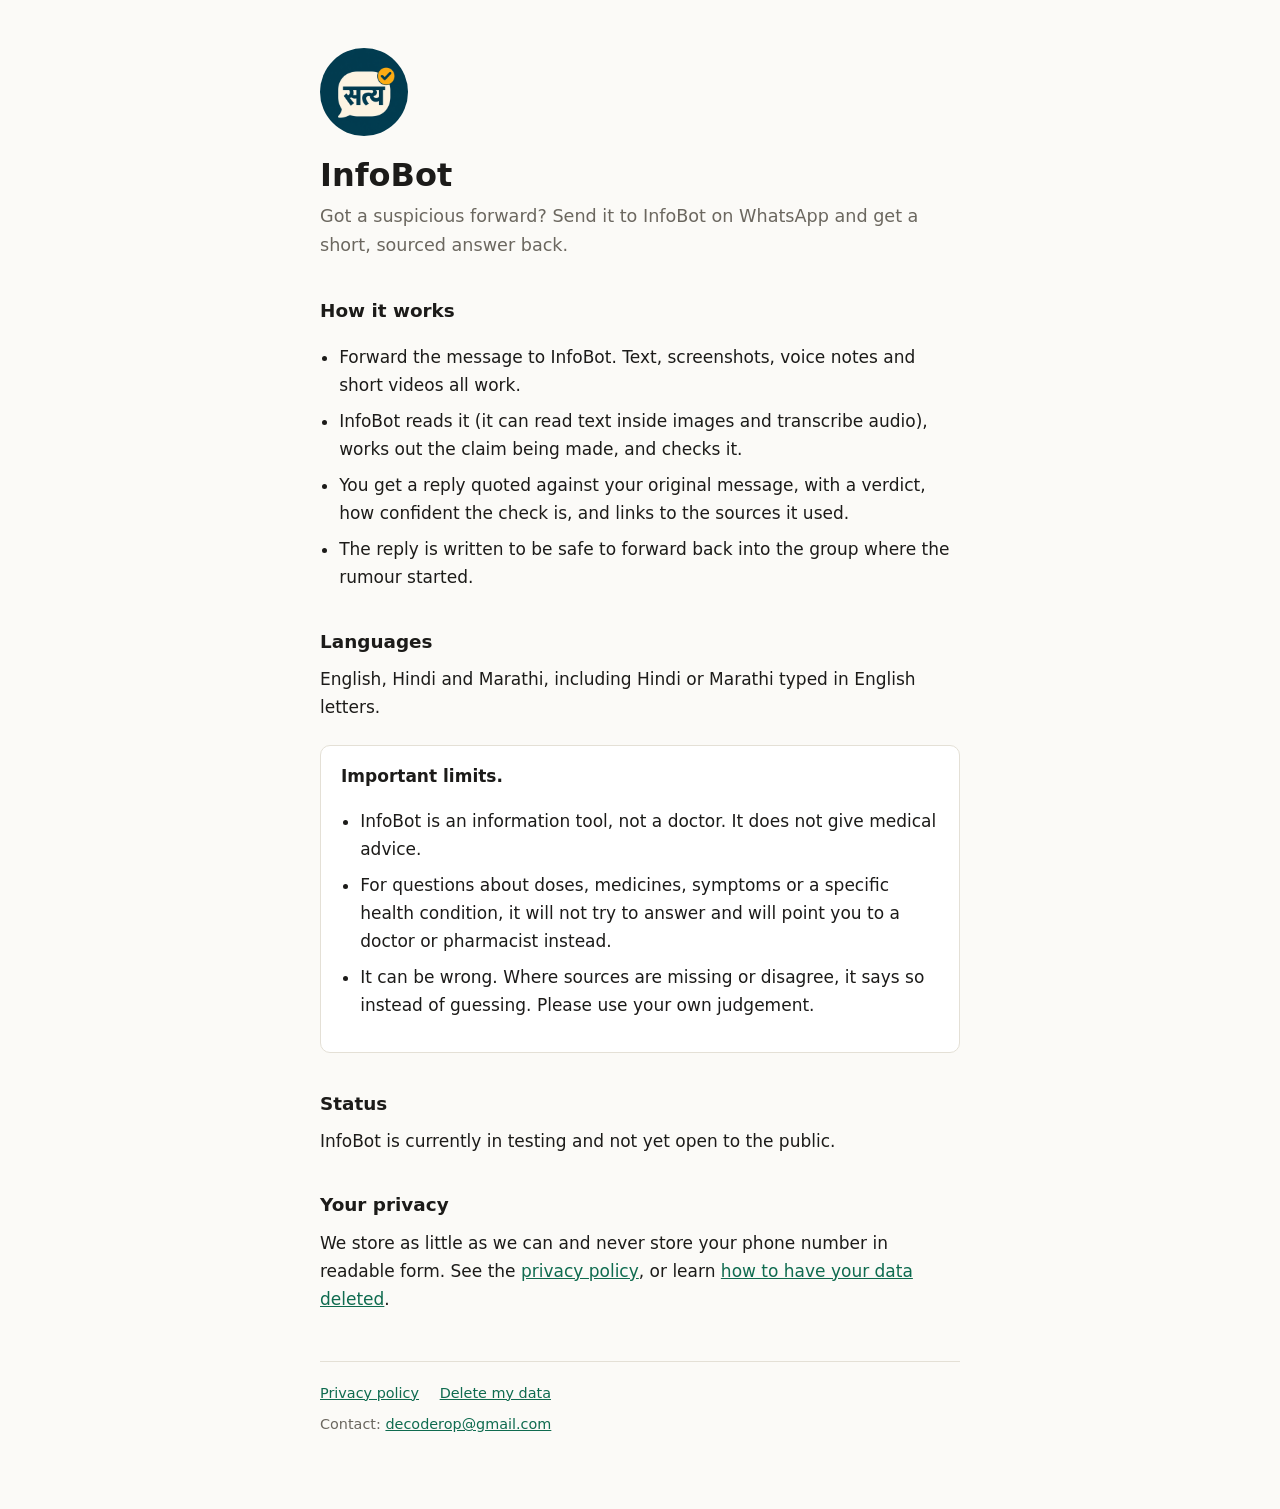
<file: site/index.html>
<!doctype html>
<html lang="en">
<head>
  <meta charset="utf-8">
  <meta name="viewport" content="width=device-width, initial-scale=1">
  <title>InfoBot — check a forwarded message on WhatsApp</title>
  <meta name="description" content="Forward a suspicious WhatsApp message and InfoBot replies with a fact-check, in English, Hindi or Marathi.">
  <link rel="icon" type="image/png" href="favicon.png">
  <link rel="apple-touch-icon" href="apple-touch-icon.png">
  <meta property="og:type" content="website">
  <meta property="og:title" content="InfoBot — check a forwarded message on WhatsApp">
  <meta property="og:description" content="Forward a suspicious WhatsApp message and get a short, sourced fact-check back in English, Hindi or Marathi.">
  <meta property="og:image" content="https://infobot-wsp.netlify.app/logo.png">
  <link rel="stylesheet" href="style.css">
</head>
<body>
<main>
  <img class="logo" src="logo.png" alt="InfoBot logo: the word satya (truth) in a chat bubble with a check mark" width="88" height="88">
  <h1>InfoBot</h1>
  <p class="lede">Got a suspicious forward? Send it to InfoBot on WhatsApp and get a short, sourced answer back.</p>

  <h2>How it works</h2>
  <ul>
    <li>Forward the message to InfoBot. Text, screenshots, voice notes and short videos all work.</li>
    <li>InfoBot reads it (it can read text inside images and transcribe audio), works out the claim being made, and checks it.</li>
    <li>You get a reply quoted against your original message, with a verdict, how confident the check is, and links to the sources it used.</li>
    <li>The reply is written to be safe to forward back into the group where the rumour started.</li>
  </ul>

  <h2>Languages</h2>
  <p>English, Hindi and Marathi, including Hindi or Marathi typed in English letters.</p>

  <div class="card">
    <strong>Important limits.</strong>
    <ul>
      <li>InfoBot is an information tool, not a doctor. It does not give medical advice.</li>
      <li>For questions about doses, medicines, symptoms or a specific health condition, it will not try to answer and will point you to a doctor or pharmacist instead.</li>
      <li>It can be wrong. Where sources are missing or disagree, it says so instead of guessing. Please use your own judgement.</li>
    </ul>
  </div>

  <h2>Status</h2>
  <p>InfoBot is currently in testing and not yet open to the public.</p>

  <h2>Your privacy</h2>
  <p>We store as little as we can and never store your phone number in readable form. See the <a href="privacy.html">privacy policy</a>, or learn <a href="data-deletion.html">how to have your data deleted</a>.</p>

  <footer>
    <a href="privacy.html">Privacy policy</a>
    <a href="data-deletion.html">Delete my data</a>
    <p>Contact: <a href="mailto:decoderop@gmail.com">decoderop@gmail.com</a></p>
  </footer>
</main>
</body>
</html>
</file>
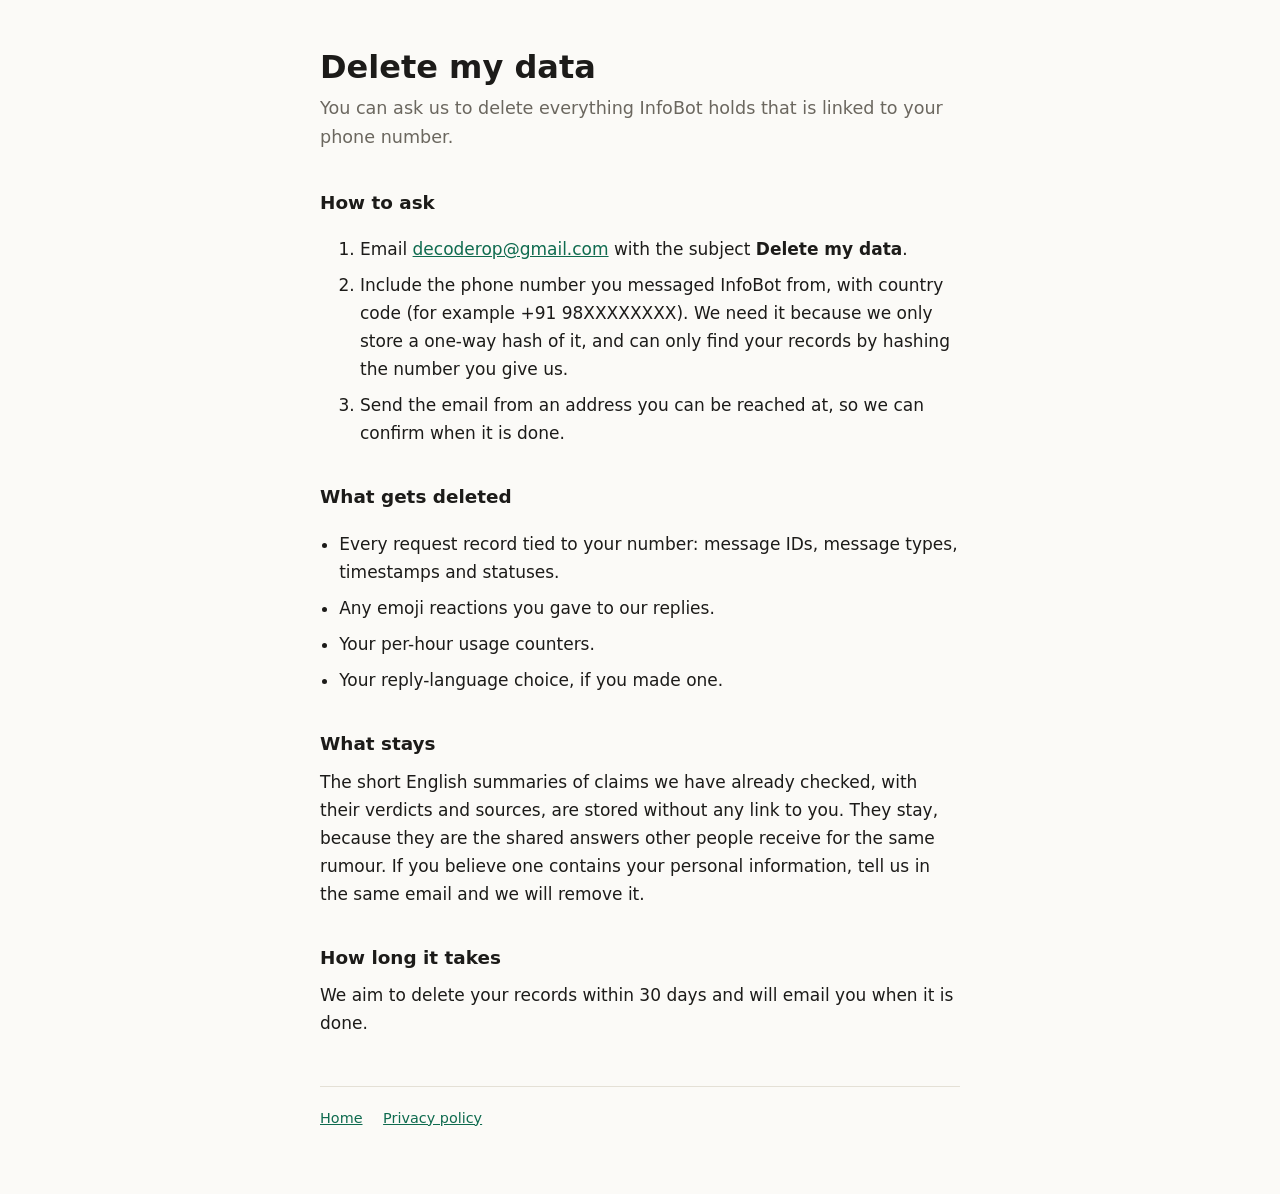
<file: site/data-deletion.html>
<!doctype html>
<html lang="en">
<head>
  <meta charset="utf-8">
  <meta name="viewport" content="width=device-width, initial-scale=1">
  <title>Delete my data — InfoBot</title>
  <link rel="icon" type="image/png" href="favicon.png">
  <link rel="apple-touch-icon" href="apple-touch-icon.png">
  <link rel="stylesheet" href="style.css">
</head>
<body>
<main>
  <h1>Delete my data</h1>
  <p class="lede">You can ask us to delete everything InfoBot holds that is linked to your phone number.</p>

  <h2>How to ask</h2>
  <ol>
    <li>Email <a href="mailto:decoderop@gmail.com">decoderop@gmail.com</a> with the subject <strong>Delete my data</strong>.</li>
    <li>Include the phone number you messaged InfoBot from, with country code (for example +91 98XXXXXXXX). We need it because we only store a one-way hash of it, and can only find your records by hashing the number you give us.</li>
    <li>Send the email from an address you can be reached at, so we can confirm when it is done.</li>
  </ol>

  <h2>What gets deleted</h2>
  <ul>
    <li>Every request record tied to your number: message IDs, message types, timestamps and statuses.</li>
    <li>Any emoji reactions you gave to our replies.</li>
    <li>Your per-hour usage counters.</li>
    <li>Your reply-language choice, if you made one.</li>
  </ul>

  <h2>What stays</h2>
  <p>The short English summaries of claims we have already checked, with their verdicts and sources, are stored without any link to you. They stay, because they are the shared answers other people receive for the same rumour. If you believe one contains your personal information, tell us in the same email and we will remove it.</p>

  <h2>How long it takes</h2>
  <p>We aim to delete your records within 30 days and will email you when it is done.</p>

  <footer>
    <a href="index.html">Home</a>
    <a href="privacy.html">Privacy policy</a>
  </footer>
</main>
</body>
</html>
</file>
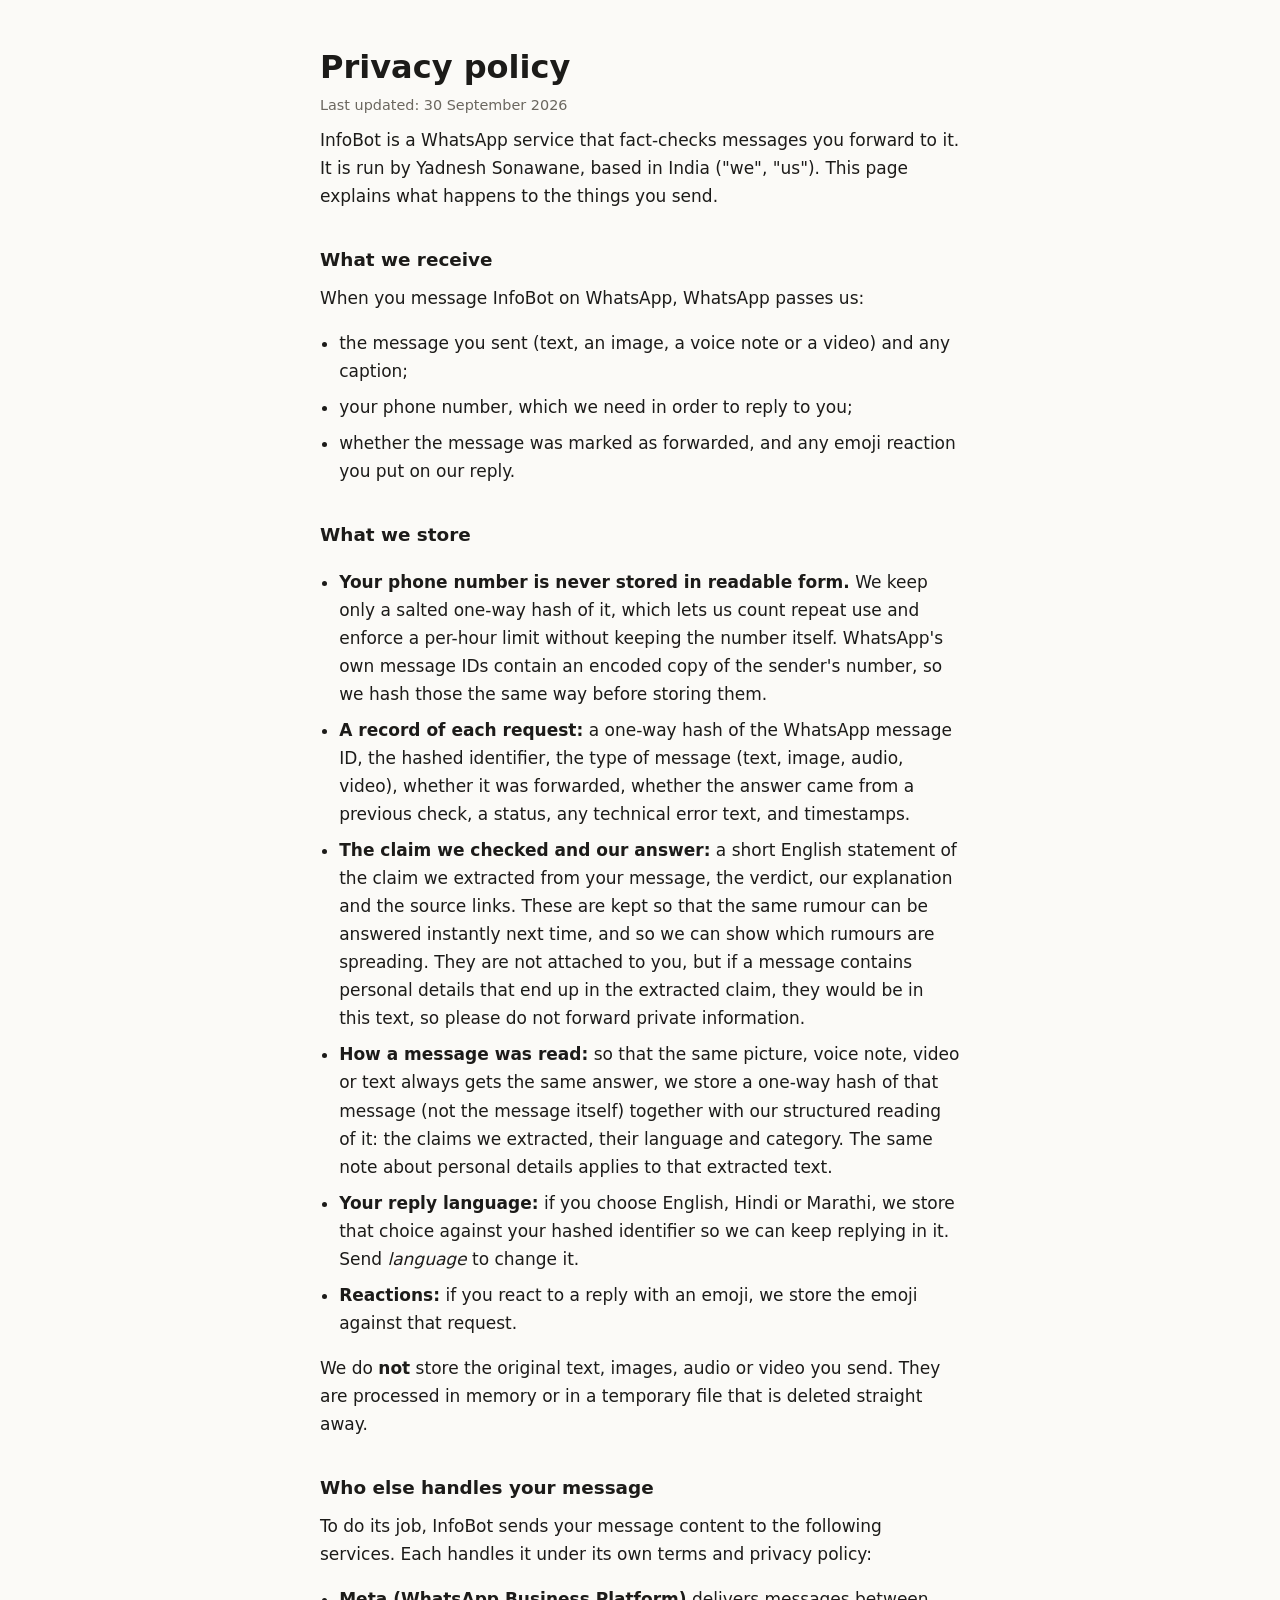
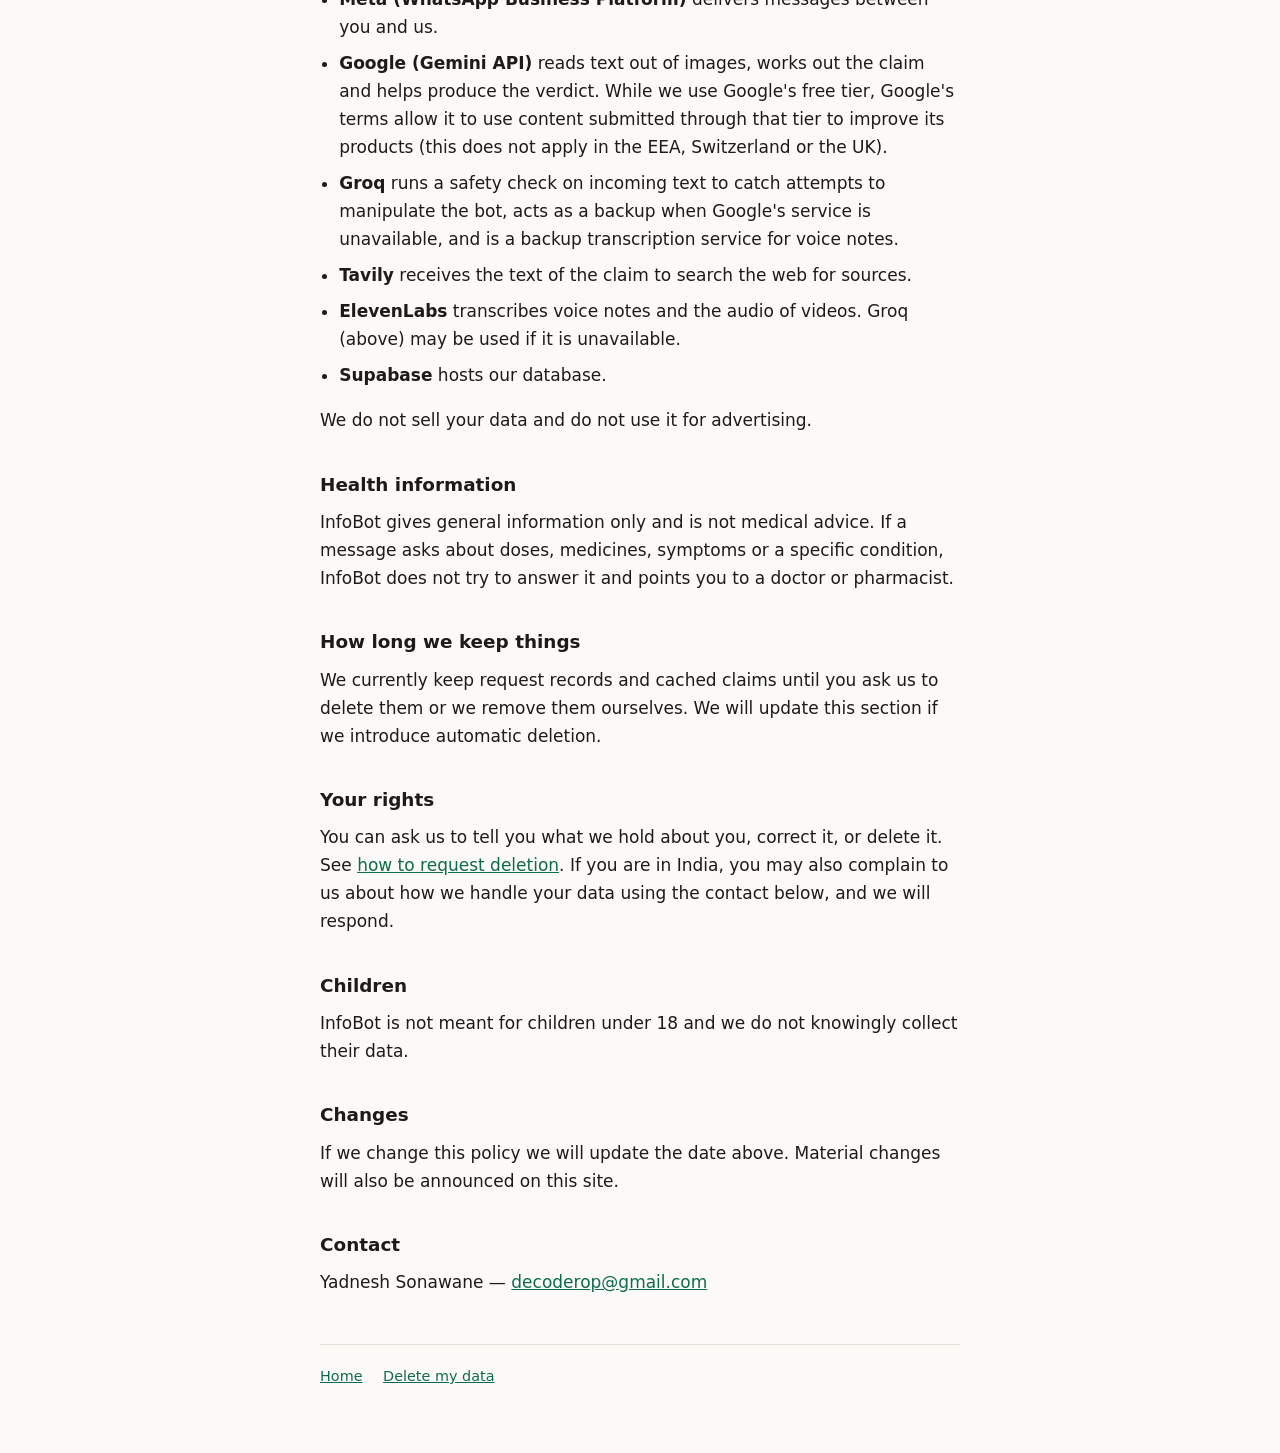
<file: site/privacy.html>
<!doctype html>
<html lang="en">
<head>
  <meta charset="utf-8">
  <meta name="viewport" content="width=device-width, initial-scale=1">
  <title>Privacy policy — InfoBot</title>
  <link rel="icon" type="image/png" href="favicon.png">
  <link rel="apple-touch-icon" href="apple-touch-icon.png">
  <link rel="stylesheet" href="style.css">
</head>
<body>
<main>
  <h1>Privacy policy</h1>
  <p class="updated">Last updated: 30 September 2026</p>

  <p>InfoBot is a WhatsApp service that fact-checks messages you forward to it. It is run by Yadnesh Sonawane, based in India ("we", "us"). This page explains what happens to the things you send.</p>

  <h2>What we receive</h2>
  <p>When you message InfoBot on WhatsApp, WhatsApp passes us:</p>
  <ul>
    <li>the message you sent (text, an image, a voice note or a video) and any caption;</li>
    <li>your phone number, which we need in order to reply to you;</li>
    <li>whether the message was marked as forwarded, and any emoji reaction you put on our reply.</li>
  </ul>

  <h2>What we store</h2>
  <ul>
    <li><strong>Your phone number is never stored in readable form.</strong> We keep only a salted one-way hash of it, which lets us count repeat use and enforce a per-hour limit without keeping the number itself. WhatsApp's own message IDs contain an encoded copy of the sender's number, so we hash those the same way before storing them.</li>
    <li><strong>A record of each request:</strong> a one-way hash of the WhatsApp message ID, the hashed identifier, the type of message (text, image, audio, video), whether it was forwarded, whether the answer came from a previous check, a status, any technical error text, and timestamps.</li>
    <li><strong>The claim we checked and our answer:</strong> a short English statement of the claim we extracted from your message, the verdict, our explanation and the source links. These are kept so that the same rumour can be answered instantly next time, and so we can show which rumours are spreading. They are not attached to you, but if a message contains personal details that end up in the extracted claim, they would be in this text, so please do not forward private information.</li>
    <li><strong>How a message was read:</strong> so that the same picture, voice note, video or text always gets the same answer, we store a one-way hash of that message (not the message itself) together with our structured reading of it: the claims we extracted, their language and category. The same note about personal details applies to that extracted text.</li>
    <li><strong>Your reply language:</strong> if you choose English, Hindi or Marathi, we store that choice against your hashed identifier so we can keep replying in it. Send <em>language</em> to change it.</li>
    <li><strong>Reactions:</strong> if you react to a reply with an emoji, we store the emoji against that request.</li>
  </ul>
  <p>We do <strong>not</strong> store the original text, images, audio or video you send. They are processed in memory or in a temporary file that is deleted straight away.</p>

  <h2>Who else handles your message</h2>
  <p>To do its job, InfoBot sends your message content to the following services. Each handles it under its own terms and privacy policy:</p>
  <ul>
    <li><strong>Meta (WhatsApp Business Platform)</strong> delivers messages between you and us.</li>
    <li><strong>Google (Gemini API)</strong> reads text out of images, works out the claim and helps produce the verdict. While we use Google's free tier, Google's terms allow it to use content submitted through that tier to improve its products (this does not apply in the EEA, Switzerland or the UK).</li>
    <li><strong>Groq</strong> runs a safety check on incoming text to catch attempts to manipulate the bot, acts as a backup when Google's service is unavailable, and is a backup transcription service for voice notes.</li>
    <li><strong>Tavily</strong> receives the text of the claim to search the web for sources.</li>
    <li><strong>ElevenLabs</strong> transcribes voice notes and the audio of videos. Groq (above) may be used if it is unavailable.</li>
    <li><strong>Supabase</strong> hosts our database.</li>
  </ul>
  <p>We do not sell your data and do not use it for advertising.</p>

  <h2>Health information</h2>
  <p>InfoBot gives general information only and is not medical advice. If a message asks about doses, medicines, symptoms or a specific condition, InfoBot does not try to answer it and points you to a doctor or pharmacist.</p>

  <h2>How long we keep things</h2>
  <p>We currently keep request records and cached claims until you ask us to delete them or we remove them ourselves. We will update this section if we introduce automatic deletion.</p>

  <h2>Your rights</h2>
  <p>You can ask us to tell you what we hold about you, correct it, or delete it. See <a href="data-deletion.html">how to request deletion</a>. If you are in India, you may also complain to us about how we handle your data using the contact below, and we will respond.</p>

  <h2>Children</h2>
  <p>InfoBot is not meant for children under 18 and we do not knowingly collect their data.</p>

  <h2>Changes</h2>
  <p>If we change this policy we will update the date above. Material changes will also be announced on this site.</p>

  <h2>Contact</h2>
  <p>Yadnesh Sonawane — <a href="mailto:decoderop@gmail.com">decoderop@gmail.com</a></p>

  <footer>
    <a href="index.html">Home</a>
    <a href="data-deletion.html">Delete my data</a>
  </footer>
</main>
</body>
</html>
</file>
<file: site/style.css>
:root {
  --bg: #fbfaf7;
  --fg: #1c1b19;
  --muted: #6b675f;
  --accent: #0f6b4f;
  --rule: #e4e0d6;
  --card: #ffffff;
}
@media (prefers-color-scheme: dark) {
  :root {
    --bg: #161715;
    --fg: #ecebe6;
    --muted: #9a978d;
    --accent: #5fd0a3;
    --rule: #2c2d29;
    --card: #1e1f1c;
  }
}
* { box-sizing: border-box; }
body {
  margin: 0;
  background: var(--bg);
  color: var(--fg);
  font: 17px/1.65 system-ui, -apple-system, "Segoe UI", Roboto, sans-serif;
}
main { max-width: 680px; margin: 0 auto; padding: 3rem 1.25rem 4rem; }
h1 { font-size: 2rem; line-height: 1.2; margin: 0 0 .5rem; }
h2 { font-size: 1.15rem; margin: 2.2rem 0 .4rem; }
p, li { margin: .5rem 0; }
ul { padding-left: 1.2rem; }
a { color: var(--accent); }
.lede { color: var(--muted); font-size: 1.1rem; margin-bottom: 2rem; }
.card {
  background: var(--card);
  border: 1px solid var(--rule);
  border-radius: 10px;
  padding: 1rem 1.25rem;
  margin: 1.5rem 0;
}
footer {
  margin-top: 3rem;
  padding-top: 1.25rem;
  border-top: 1px solid var(--rule);
  color: var(--muted);
  font-size: .9rem;
}
footer a { margin-right: 1rem; }
.updated { color: var(--muted); font-size: .9rem; }

.logo { display: block; width: 88px; height: 88px; border-radius: 50%; margin-bottom: 1.25rem; }
</file>
